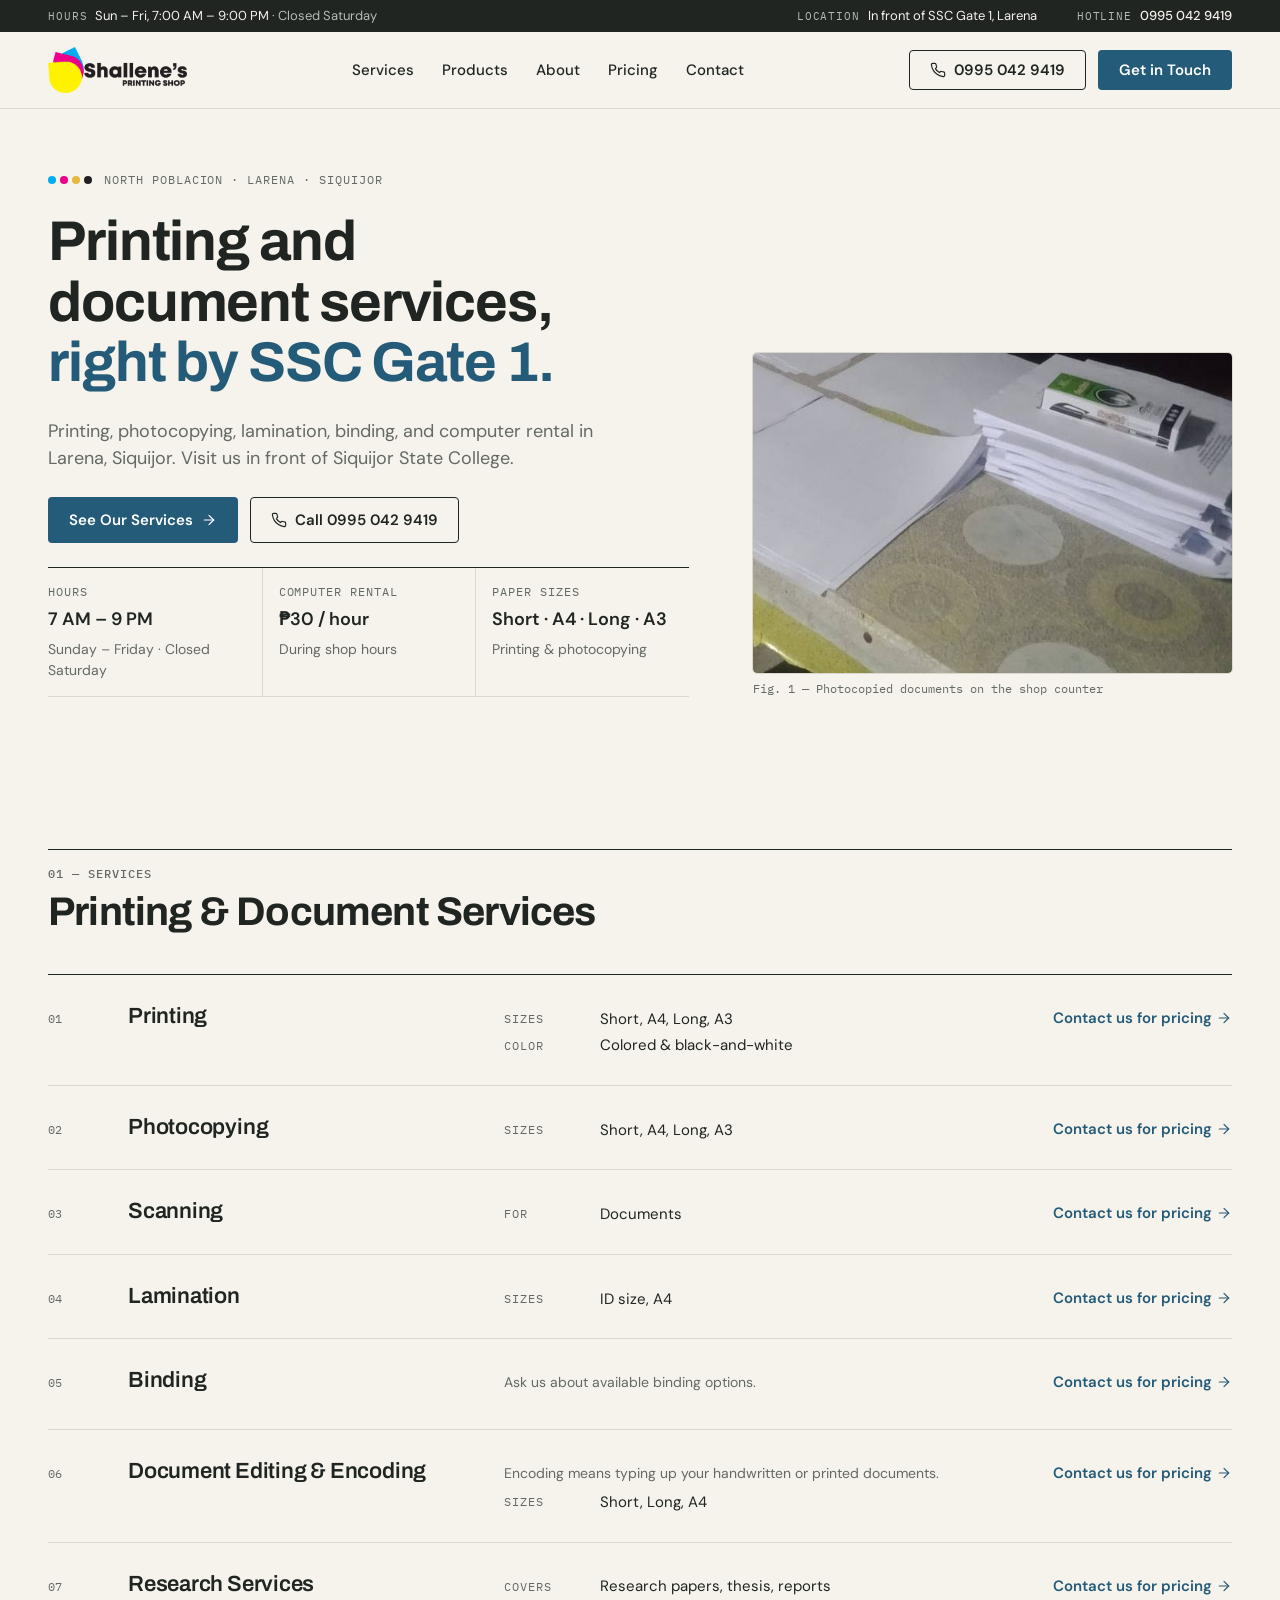
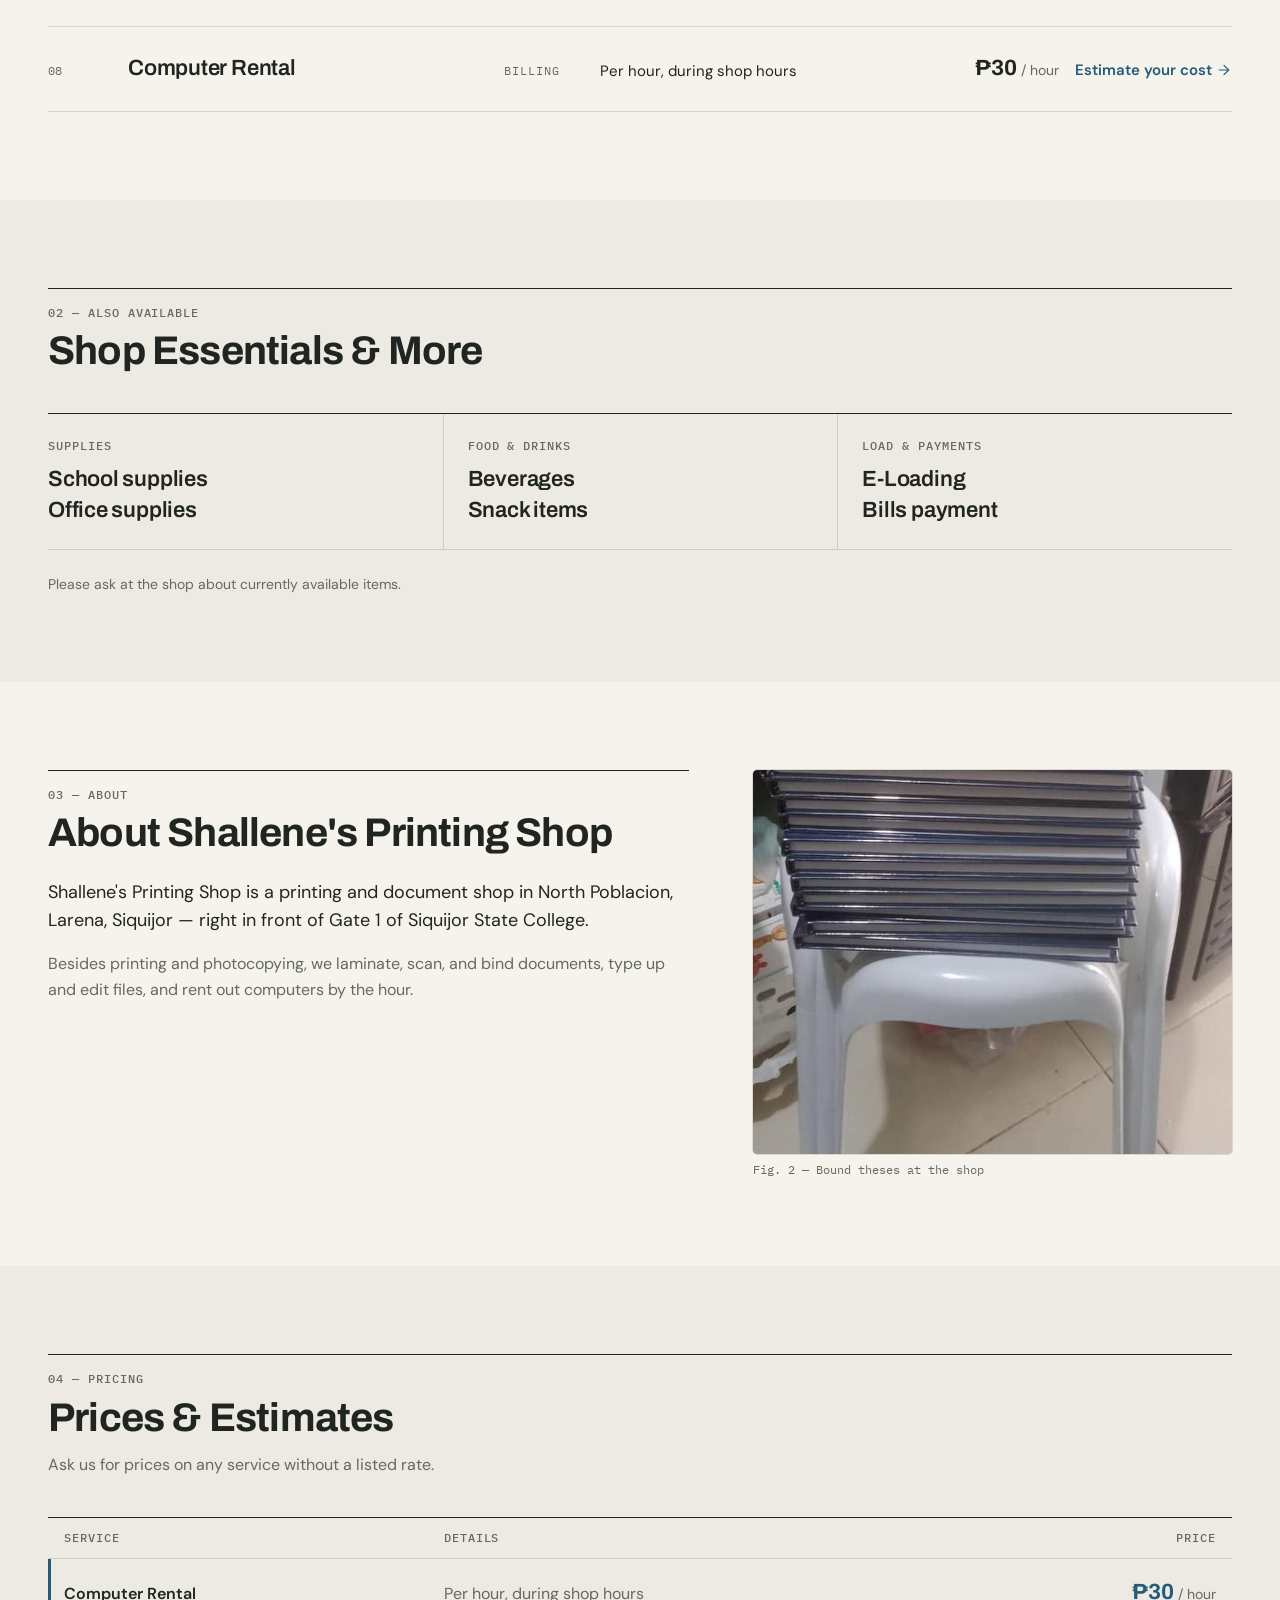
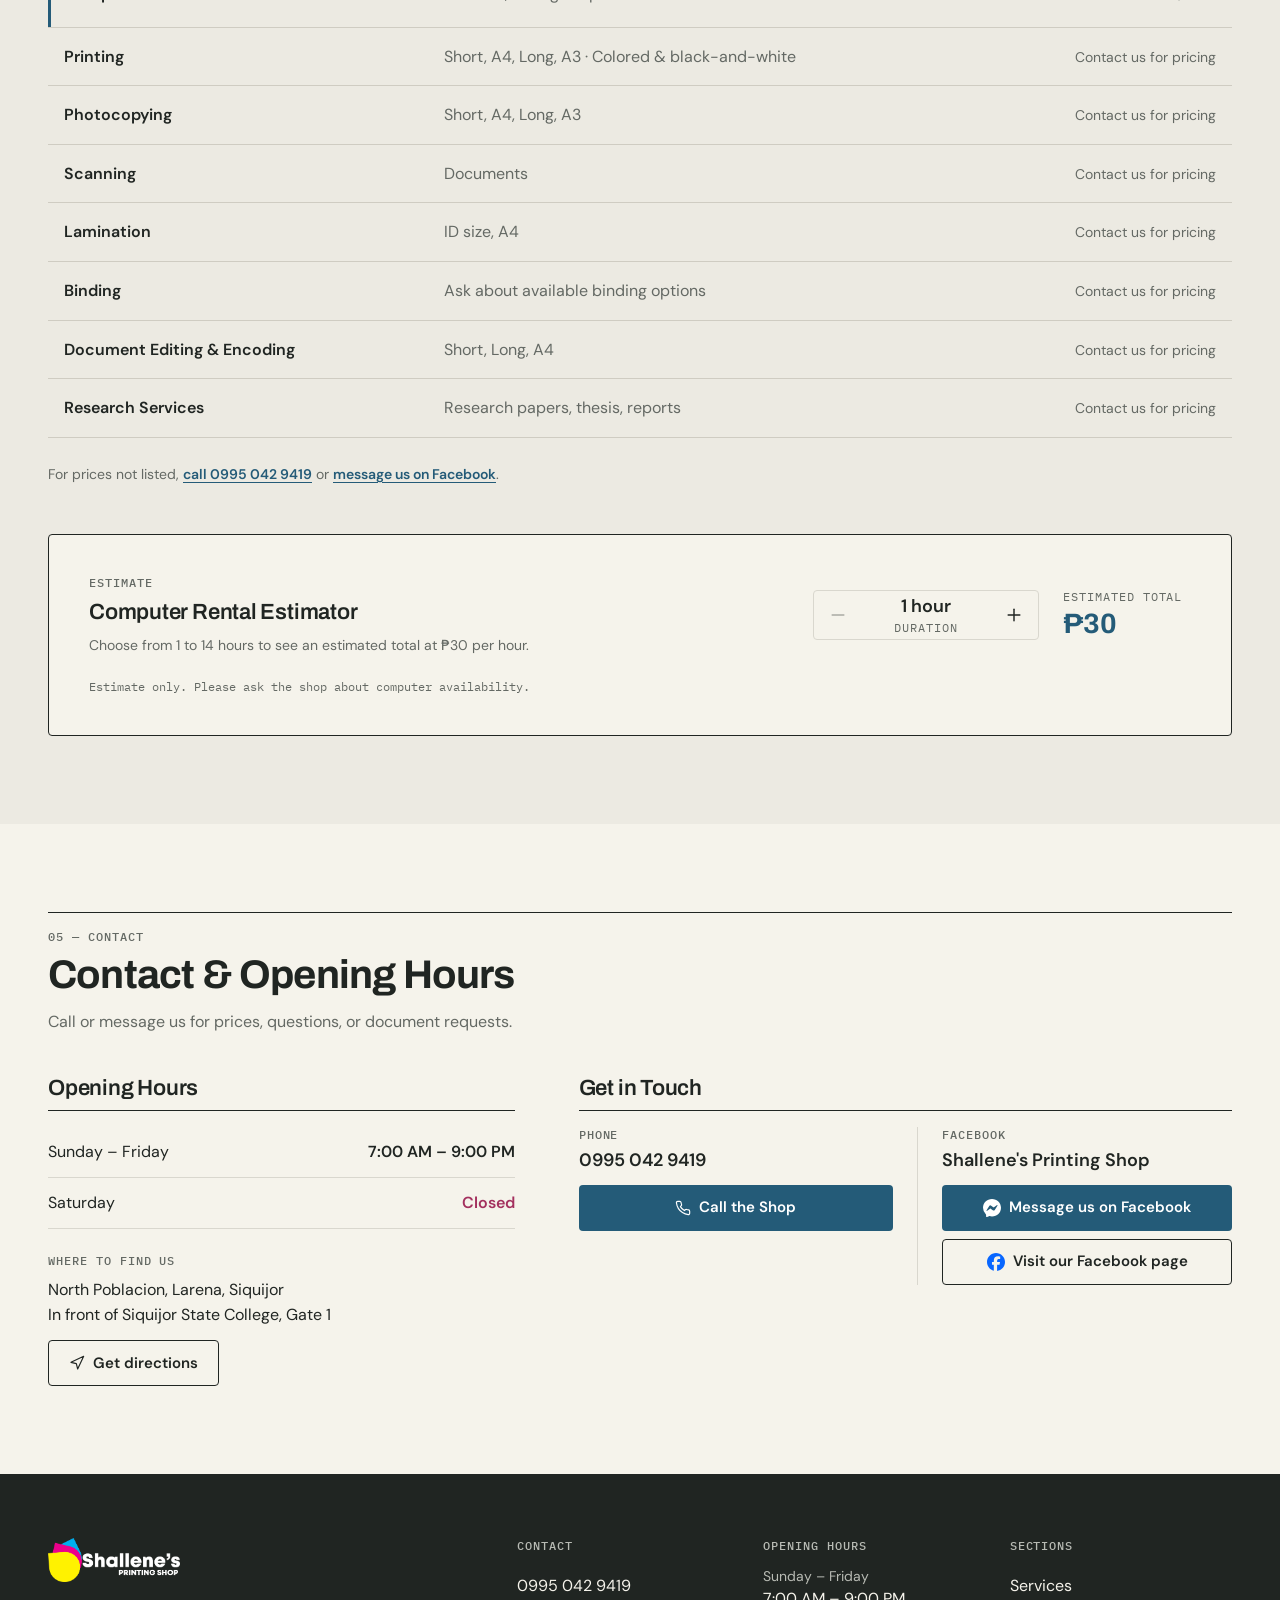
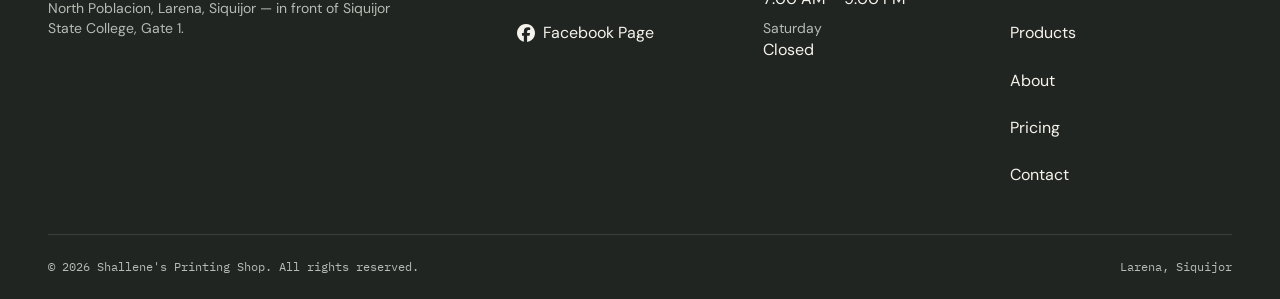
<file: index.html>
<!DOCTYPE html>
<html lang="en">
<head>
  <meta charset="UTF-8">
  <!-- viewport-fit=cover lets the bottom navigation respect the iPhone home bar -->
  <meta name="viewport" content="width=device-width, initial-scale=1.0, viewport-fit=cover">

  <!-- SEO -->
  <title>Shallene's Printing Shop | Printing &amp; Photocopying in Larena</title>
  <meta name="description" content="Printing, photocopying, lamination, scanning, binding &amp; computer rental in Larena, Siquijor, in front of Siquijor State College. Open Sun–Fri, 7 AM–9 PM.">

  <!-- Open Graph (how the page looks when shared on Facebook/Messenger) -->
  <meta property="og:type" content="website">
  <meta property="og:title" content="Shallene's Printing Shop">
  <meta property="og:description" content="Printing, photocopying, lamination, scanning, binding &amp; computer rental in Larena, Siquijor. Open Sunday to Friday, 7:00 AM – 9:00 PM.">
  <!-- Live address. If the website moves (e.g. a custom domain), update these three lines. -->
  <meta property="og:url" content="https://shincodez.github.io/Shallene-Printing-Shop/">
  <meta property="og:image" content="https://shincodez.github.io/Shallene-Printing-Shop/assets/images/logo/og-share.jpg">
  <link rel="canonical" href="https://shincodez.github.io/Shallene-Printing-Shop/">
  <meta property="og:image:width" content="1200">
  <meta property="og:image:height" content="630">
  <meta property="og:image:alt" content="Shallene's Printing Shop logo">
  <meta property="og:site_name" content="Shallene's Printing Shop">
  <meta name="twitter:card" content="summary_large_image">

  <!-- Browser-tab icon (made from logo-icon.png) -->
  <link rel="icon" type="image/png" href="assets/images/logo/favicon.png">
  <link rel="apple-touch-icon" href="assets/images/logo/favicon.png">

  <!-- Fonts (one request, only the weights used):
       Archivo 600/700 — headings · DM Sans 400/500/600 — text and buttons
       IBM Plex Mono 400/500 — small labels and numbers -->
  <link rel="preconnect" href="https://fonts.googleapis.com">
  <link rel="preconnect" href="https://fonts.gstatic.com" crossorigin>
  <link rel="stylesheet" href="https://fonts.googleapis.com/css2?family=Archivo:wght@600;700&family=DM+Sans:wght@400;500;600&family=IBM+Plex+Mono:wght@400;500&display=swap">

  <!-- Styles: variables first, then base styles, then screen-size adjustments -->
  <link rel="stylesheet" href="css/variables.css">
  <link rel="stylesheet" href="css/style.css">
  <link rel="stylesheet" href="css/responsive.css">
</head>
<body>
  <a class="skip-link" href="#main-content">Skip to main content</a>

  <!-- ==================================================================
       ICON SPRITE
       Icons from Lucide (https://lucide.dev), v0.460.0, ISC License.
       Each icon is defined once here, then reused anywhere with:
       <svg class="icon" aria-hidden="true"><use href="#icon-phone"></use></svg>
       To add an icon: copy its SVG contents from lucide.dev into a new <symbol>.
       ================================================================== -->
  <svg class="icon-sprite" aria-hidden="true" xmlns="http://www.w3.org/2000/svg">
    <symbol id="icon-menu" viewBox="0 0 24 24">
      <line x1="4" x2="20" y1="12" y2="12"></line>
      <line x1="4" x2="20" y1="6" y2="6"></line>
      <line x1="4" x2="20" y1="18" y2="18"></line>
    </symbol>
    <symbol id="icon-close" viewBox="0 0 24 24">
      <path d="M18 6 6 18"></path>
      <path d="m6 6 12 12"></path>
    </symbol>
    <symbol id="icon-phone" viewBox="0 0 24 24">
      <path d="M22 16.92v3a2 2 0 0 1-2.18 2 19.79 19.79 0 0 1-8.63-3.07 19.5 19.5 0 0 1-6-6 19.79 19.79 0 0 1-3.07-8.67A2 2 0 0 1 4.11 2h3a2 2 0 0 1 2 1.72 12.84 12.84 0 0 0 .7 2.81 2 2 0 0 1-.45 2.11L8.09 9.91a16 16 0 0 0 6 6l1.27-1.27a2 2 0 0 1 2.11-.45 12.84 12.84 0 0 0 2.81.7A2 2 0 0 1 22 16.92z"></path>
    </symbol>
    <symbol id="icon-home" viewBox="0 0 24 24">
      <path d="M15 21v-8a1 1 0 0 0-1-1h-4a1 1 0 0 0-1 1v8"></path>
      <path d="M3 10a2 2 0 0 1 .709-1.528l7-5.999a2 2 0 0 1 2.582 0l7 5.999A2 2 0 0 1 21 10v9a2 2 0 0 1-2 2H5a2 2 0 0 1-2-2z"></path>
    </symbol>
    <symbol id="icon-printer" viewBox="0 0 24 24">
      <path d="M6 18H4a2 2 0 0 1-2-2v-5a2 2 0 0 1 2-2h16a2 2 0 0 1 2 2v5a2 2 0 0 1-2 2h-2"></path>
      <path d="M6 9V3a1 1 0 0 1 1-1h10a1 1 0 0 1 1 1v6"></path>
      <rect x="6" y="14" width="12" height="8" rx="1"></rect>
    </symbol>
    <symbol id="icon-bag" viewBox="0 0 24 24">
      <path d="M6 2 3 6v14a2 2 0 0 0 2 2h14a2 2 0 0 0 2-2V6l-3-4Z"></path>
      <path d="M3 6h18"></path>
      <path d="M16 10a4 4 0 0 1-8 0"></path>
    </symbol>
    <symbol id="icon-tag" viewBox="0 0 24 24">
      <path d="M12.586 2.586A2 2 0 0 0 11.172 2H4a2 2 0 0 0-2 2v7.172a2 2 0 0 0 .586 1.414l8.704 8.704a2.426 2.426 0 0 0 3.42 0l6.58-6.58a2.426 2.426 0 0 0 0-3.42z"></path>
      <circle cx="7.5" cy="7.5" r=".5" fill="currentColor"></circle>
    </symbol>
    <symbol id="icon-message" viewBox="0 0 24 24">
      <path d="M21 15a2 2 0 0 1-2 2H7l-4 4V5a2 2 0 0 1 2-2h14a2 2 0 0 1 2 2z"></path>
    </symbol>
    <symbol id="icon-arrow-right" viewBox="0 0 24 24">
      <path d="M5 12h14"></path>
      <path d="m12 5 7 7-7 7"></path>
    </symbol>
    <symbol id="icon-minus" viewBox="0 0 24 24">
      <path d="M5 12h14"></path>
    </symbol>
    <symbol id="icon-plus" viewBox="0 0 24 24">
      <path d="M5 12h14"></path>
      <path d="M12 5v14"></path>
    </symbol>
    <!-- Brand logos below are from Simple Icons (simpleicons.org), v13.21.0, CC0.
         They are solid shapes, so use them with class="icon icon--brand". -->
    <symbol id="icon-facebook" viewBox="0 0 24 24">
      <path d="M9.101 23.691v-7.98H6.627v-3.667h2.474v-1.58c0-4.085 1.848-5.978 5.858-5.978.401 0 .955.042 1.468.103a8.68 8.68 0 0 1 1.141.195v3.325a8.623 8.623 0 0 0-.653-.036 26.805 26.805 0 0 0-.733-.009c-.707 0-1.259.096-1.675.309a1.686 1.686 0 0 0-.679.622c-.258.42-.374.995-.374 1.752v1.297h3.919l-.386 2.103-.287 1.564h-3.246v8.245C19.396 23.238 24 18.179 24 12.044c0-6.627-5.373-12-12-12s-12 5.373-12 12c0 5.628 3.874 10.35 9.101 11.647Z"></path>
    </symbol>
    <symbol id="icon-messenger" viewBox="0 0 24 24">
      <path d="M.001 11.639C.001 4.949 5.241 0 12.001 0S24 4.95 24 11.639c0 6.689-5.24 11.638-12 11.638-1.21 0-2.38-.16-3.47-.46a.96.96 0 00-.64.05l-2.39 1.05a.96.96 0 01-1.35-.85l-.07-2.14a.97.97 0 00-.32-.68A11.39 11.389 0 01.002 11.64zm8.32-2.19l-3.52 5.6c-.35.53.32 1.139.82.75l3.79-2.87c.26-.2.6-.2.87 0l2.8 2.1c.84.63 2.04.4 2.6-.48l3.52-5.6c.35-.53-.32-1.13-.82-.75l-3.79 2.87c-.25.2-.6.2-.86 0l-2.8-2.1a1.8 1.8 0 00-2.61.48z"></path>
    </symbol>
    <symbol id="icon-directions" viewBox="0 0 24 24">
      <polygon points="3 11 22 2 13 21 11 13 3 11"></polygon>
    </symbol>
  </svg>

  <!-- ==================================================================
       1. HEADER
       One header for all screen sizes:
       - Desktop (1024px+): info strip + logo + menu links + phone + "Get in Touch"
       - Phones/tablets: menu button + logo + call button + "current section" strip
       ================================================================== -->
  <header class="site-header">
    <!-- Desktop-only info strip -->
    <div class="top-strip">
      <div class="container top-strip__inner">
        <p class="top-strip__item">
          <span class="top-strip__label">Hours</span>
          <span>Sun – Fri, 7:00 AM – 9:00 PM <span class="top-strip__muted">· Closed Saturday</span></span>
        </p>
        <div class="top-strip__meta">
          <p class="top-strip__item">
            <span class="top-strip__label">Location</span>
            <span>In front of SSC Gate 1, Larena</span>
          </p>
          <p class="top-strip__item">
            <span class="top-strip__label">Hotline</span>
            <a class="top-strip__phone" href="tel:09950429419">0995 042 9419</a>
          </p>
        </div>
      </div>
    </div>

    <div class="container header-bar">
      <div class="header-bar__start">
        <!-- Opens the mobile menu (hidden on desktop) -->
        <button class="menu-toggle" type="button"
                aria-label="Open menu" aria-expanded="false" aria-controls="mobile-menu"
                data-menu-toggle>
          <svg class="icon icon--lg" aria-hidden="true"><use href="#icon-menu"></use></svg>
        </button>

        <a class="site-logo" href="#home">
          <img src="assets/images/logo/logo-primary-web.png" width="1641" height="545"
               alt="Shallene's Printing Shop — back to top">
        </a>
      </div>

      <!-- Desktop navigation -->
      <nav class="primary-nav" aria-label="Main">
        <a class="primary-nav__link" href="#services" data-nav-link>Services</a>
        <a class="primary-nav__link" href="#products" data-nav-link>Products</a>
        <a class="primary-nav__link" href="#about" data-nav-link>About</a>
        <a class="primary-nav__link" href="#pricing" data-nav-link>Pricing</a>
        <a class="primary-nav__link" href="#contact" data-nav-link>Contact</a>
      </nav>

      <div class="header-actions">
        <!-- Desktop -->
        <a class="button button--outline header-phone" href="tel:09950429419">
          <svg class="icon icon--sm" aria-hidden="true"><use href="#icon-phone"></use></svg>
          <span>0995 042 9419</span>
        </a>
        <a class="button button--primary header-cta" href="#contact">Get in Touch</a>

        <!-- Phones/tablets -->
        <a class="header-call" href="tel:09950429419" aria-label="Call the shop at 0995 042 9419">
          <svg class="icon icon--sm" aria-hidden="true"><use href="#icon-phone"></use></svg>
          <span class="header-call__text">Call Shop</span>
        </a>
      </div>
    </div>

    <!-- Phones/tablets: shows which section you are viewing (updated by navigation.js) -->
    <div class="header-subbar">
      <p class="header-subbar__section" data-current-section>Home</p>
      <span class="header-subbar__location">Larena</span>
    </div>
  </header>

  <!-- ==================================================================
       MOBILE MENU (slide-out drawer, phones/tablets only)
       Starts hidden. navigation.js opens and closes it.
       ================================================================== -->
  <div class="mobile-menu" id="mobile-menu" role="dialog" aria-modal="true" aria-label="Site menu" hidden>
    <div class="mobile-menu__panel">
      <div class="mobile-menu__top">
        <div class="mobile-menu__head">
          <img class="mobile-menu__logo" src="assets/images/logo/logo-primary-web.png"
               width="1641" height="545" alt="Shallene's Printing Shop">
          <button class="mobile-menu__close" type="button" aria-label="Close menu" data-menu-close>
            <svg class="icon icon--lg" aria-hidden="true"><use href="#icon-close"></use></svg>
          </button>
        </div>

        <hr class="mobile-menu__divider">

        <nav class="mobile-menu__nav" aria-label="Mobile">
          <a class="mobile-menu__link" href="#home" data-nav-link>
            <span class="mobile-menu__num" aria-hidden="true">00</span>Home
          </a>
          <a class="mobile-menu__link" href="#services" data-nav-link>
            <span class="mobile-menu__num" aria-hidden="true">01</span>Services
          </a>
          <a class="mobile-menu__link" href="#products" data-nav-link>
            <span class="mobile-menu__num" aria-hidden="true">02</span>Products
          </a>
          <a class="mobile-menu__link" href="#about" data-nav-link>
            <span class="mobile-menu__num" aria-hidden="true">03</span>About Us
          </a>
          <a class="mobile-menu__link" href="#pricing" data-nav-link>
            <span class="mobile-menu__num" aria-hidden="true">04</span>Pricing
          </a>
          <a class="mobile-menu__link" href="#contact" data-nav-link>
            <span class="mobile-menu__num" aria-hidden="true">05</span>Contact
          </a>
        </nav>
      </div>

      <div class="mobile-menu__bottom">
        <a class="button button--primary button--block" href="tel:09950429419">
          <svg class="icon" aria-hidden="true"><use href="#icon-phone"></use></svg>
          0995 042 9419
        </a>
        <p class="mobile-menu__note">Open Sunday – Friday • 7:00 AM – 9:00 PM</p>
      </div>
    </div>
  </div>

  <main id="main-content">
    <!-- ==================================================================
         2. HOME: hero + key facts
         Some text differs between phones and larger screens.
         "phone-only" and "tablet-up" (responsive.css) show the right version.
         ================================================================== -->
    <section id="home" class="home" data-nav-label="Home" aria-labelledby="hero-title">
      <div class="container hero">
        <div class="hero__content">
          <p class="hero__eyebrow">
            <span class="cmyk-dots" aria-hidden="true">
              <span></span><span></span><span></span><span></span>
            </span>
            North Poblacion · Larena · Siquijor
          </p>

          <h1 class="hero__title" id="hero-title">
            Printing and<br class="tablet-up"> document services,
            <span class="hero__title-accent">right by SSC Gate&nbsp;1.</span>
          </h1>

          <p class="hero__lead">
            Printing, photocopying, lamination, binding, and computer rental in
            Larena, Siquijor. Visit us in front of Siquijor State College.
          </p>

          <div class="hero__actions">
            <a class="button button--primary" href="#services">
              <span>See Our Services</span>
              <svg class="icon icon--sm" aria-hidden="true"><use href="#icon-arrow-right"></use></svg>
            </a>
            <a class="button button--outline" href="tel:09950429419">
              <svg class="icon icon--sm" aria-hidden="true"><use href="#icon-phone"></use></svg>
              <span>Call 0995 042 9419</span>
            </a>
          </div>

          <!-- Key facts (these act as the "featured services") -->
          <dl class="facts">
            <div class="facts__item">
              <dt class="facts__label">Hours</dt>
              <dd class="facts__value">7 AM – 9 PM</dd>
              <dd class="facts__note">Sunday – Friday · Closed Saturday</dd>
            </div>
            <div class="facts__item">
              <dt class="facts__label">Computer rental</dt>
              <dd class="facts__value"><span data-price="computer-rental">₱30</span> / hour</dd>
              <dd class="facts__note">During shop hours</dd>
            </div>
            <div class="facts__item">
              <dt class="facts__label">Paper sizes</dt>
              <dd class="facts__value">Short · A4 · Long · A3</dd>
              <dd class="facts__note">Printing &amp; photocopying</dd>
            </div>
          </dl>
        </div>

        <!-- Hero photo (from the shop's Facebook page, used with permission).
             To change it: put another photo in assets/images/ and update
             src, width, height, alt, and the caption below. -->
        <figure class="hero__media">
          <img class="hero__photo" src="assets/images/services/photocopying.jpg"
               width="1046" height="412"
               alt="Stacks of freshly photocopied documents on the counter at Shallene's Printing Shop">
          <figcaption class="caption">Fig. 1 — Photocopied documents on the shop counter</figcaption>
        </figure>
      </div>
    </section>

    <!-- ==================================================================
         3. SERVICES — a numbered list (not cards)
         Only confirmed services, sizes, and prices.
         "Contact us for pricing" items are marked with data-price="…" so
         they are easy to find when the owner provides a price list.
         ================================================================== -->
    <section id="services" class="section services" data-nav-label="Services" aria-labelledby="services-title">
      <div class="container">
        <header class="section-header">
          <span class="eyebrow">01 — Services</span>
          <h2 id="services-title">Printing &amp; Document Services</h2>
        </header>

        <ol class="service-list">
          <li class="service-row">
            <span class="service-row__num" aria-hidden="true">01</span>
            <h3 class="service-row__name">Printing</h3>
            <div class="service-row__details">
              <dl class="service-row__specs">
                <div><dt>Sizes</dt><dd>Short, A4, Long, A3</dd></div>
                <div><dt>Color</dt><dd>Colored &amp; black-and-white</dd></div>
              </dl>
            </div>
            <div class="service-row__action">
              <a class="service-row__link" href="#contact">
                <span data-price="printing">Contact us for pricing</span>
                <svg class="icon icon--sm" aria-hidden="true"><use href="#icon-arrow-right"></use></svg>
              </a>
            </div>
          </li>
          <li class="service-row">
            <span class="service-row__num" aria-hidden="true">02</span>
            <h3 class="service-row__name">Photocopying</h3>
            <div class="service-row__details">
              <dl class="service-row__specs">
                <div><dt>Sizes</dt><dd>Short, A4, Long, A3</dd></div>
              </dl>
            </div>
            <div class="service-row__action">
              <a class="service-row__link" href="#contact">
                <span data-price="photocopying">Contact us for pricing</span>
                <svg class="icon icon--sm" aria-hidden="true"><use href="#icon-arrow-right"></use></svg>
              </a>
            </div>
          </li>
          <li class="service-row">
            <span class="service-row__num" aria-hidden="true">03</span>
            <h3 class="service-row__name">Scanning</h3>
            <div class="service-row__details">
              <dl class="service-row__specs">
                <div><dt>For</dt><dd>Documents</dd></div>
              </dl>
            </div>
            <div class="service-row__action">
              <a class="service-row__link" href="#contact">
                <span data-price="scanning">Contact us for pricing</span>
                <svg class="icon icon--sm" aria-hidden="true"><use href="#icon-arrow-right"></use></svg>
              </a>
            </div>
          </li>
          <li class="service-row">
            <span class="service-row__num" aria-hidden="true">04</span>
            <h3 class="service-row__name">Lamination</h3>
            <div class="service-row__details">
              <dl class="service-row__specs">
                <div><dt>Sizes</dt><dd>ID size, A4</dd></div>
              </dl>
            </div>
            <div class="service-row__action">
              <a class="service-row__link" href="#contact">
                <span data-price="lamination">Contact us for pricing</span>
                <svg class="icon icon--sm" aria-hidden="true"><use href="#icon-arrow-right"></use></svg>
              </a>
            </div>
          </li>
          <li class="service-row">
            <span class="service-row__num" aria-hidden="true">05</span>
            <h3 class="service-row__name">Binding</h3>
            <div class="service-row__details">
              <p class="service-row__note">Ask us about available binding options.</p>
            </div>
            <div class="service-row__action">
              <a class="service-row__link" href="#contact">
                <span data-price="binding">Contact us for pricing</span>
                <svg class="icon icon--sm" aria-hidden="true"><use href="#icon-arrow-right"></use></svg>
              </a>
            </div>
          </li>
          <li class="service-row">
            <span class="service-row__num" aria-hidden="true">06</span>
            <h3 class="service-row__name">Document Editing &amp; Encoding</h3>
            <div class="service-row__details">
              <p class="service-row__note">Encoding means typing up your handwritten or printed documents.</p>
              <dl class="service-row__specs">
                <div><dt>Sizes</dt><dd>Short, Long, A4</dd></div>
              </dl>
            </div>
            <div class="service-row__action">
              <a class="service-row__link" href="#contact">
                <span data-price="editing-encoding">Contact us for pricing</span>
                <svg class="icon icon--sm" aria-hidden="true"><use href="#icon-arrow-right"></use></svg>
              </a>
            </div>
          </li>
          <li class="service-row">
            <span class="service-row__num" aria-hidden="true">07</span>
            <h3 class="service-row__name">Research Services</h3>
            <div class="service-row__details">
              <dl class="service-row__specs">
                <div><dt>Covers</dt><dd>Research papers, thesis, reports</dd></div>
              </dl>
            </div>
            <div class="service-row__action">
              <a class="service-row__link" href="#contact">
                <span data-price="research">Contact us for pricing</span>
                <svg class="icon icon--sm" aria-hidden="true"><use href="#icon-arrow-right"></use></svg>
              </a>
            </div>
          </li>
          <li class="service-row">
            <span class="service-row__num" aria-hidden="true">08</span>
            <h3 class="service-row__name">Computer Rental</h3>
            <div class="service-row__details">
              <dl class="service-row__specs">
                <div><dt>Billing</dt><dd>Per hour, during shop hours</dd></div>
              </dl>
            </div>
            <div class="service-row__action">
              <p class="service-row__price"><span data-price="computer-rental">₱30</span> <span class="service-row__unit">/ hour</span></p>
              <a class="service-row__link" href="#rental-estimator">
                <span>Estimate your cost</span>
                <svg class="icon icon--sm" aria-hidden="true"><use href="#icon-arrow-right"></use></svg>
              </a>
            </div>
          </li>
        </ol>
      </div>
    </section>

    <!-- ==================================================================
         4. PRODUCTS — grouped lists
         Categories only — no specific brands, items, stock, or prices.
         ================================================================== -->
    <section id="products" class="section products" data-nav-label="Products" aria-labelledby="products-title">
      <div class="container">
        <header class="section-header">
          <span class="eyebrow">02 — Also Available</span>
          <h2 id="products-title">Shop Essentials &amp; More</h2>
        </header>

        <div class="product-groups">
          <div class="product-group">
            <h3 class="product-group__title">Supplies</h3>
            <ul class="product-group__list">
              <li>School supplies</li>
              <li>Office supplies</li>
            </ul>
          </div>
          <div class="product-group">
            <h3 class="product-group__title">Food &amp; Drinks</h3>
            <ul class="product-group__list">
              <li>Beverages</li>
              <li>Snack items</li>
            </ul>
          </div>
          <div class="product-group">
            <h3 class="product-group__title">Load &amp; Payments</h3>
            <ul class="product-group__list">
              <li>E-Loading</li>
              <li>Bills payment</li>
            </ul>
          </div>
        </div>

        <p class="products__note">Please ask at the shop about currently available items.</p>
      </div>
    </section>

    <!-- ==================================================================
         5. ABOUT
         Short factual text + a real photo.
         ================================================================== -->
    <section id="about" class="section about" data-nav-label="About" aria-labelledby="about-title">
      <div class="container about__layout">
        <div class="about__body">
          <header class="section-header">
            <span class="eyebrow">03 — About</span>
            <h2 id="about-title">About Shallene's Printing Shop</h2>
          </header>

          <!-- Facts only for now. When the owner shares a short story (how long
               the shop has been open, who runs it), add it as another paragraph. -->
          <p class="about__lead">
            Shallene's Printing Shop is a printing and document shop in North Poblacion,
            Larena, Siquijor — right in front of Gate 1 of Siquijor State College.
          </p>
          <p class="about__text">
            Besides printing and photocopying, we laminate, scan, and bind documents,
            type up and edit files, and rent out computers by the hour.
          </p>
        </div>

        <!-- Photo from the shop's Facebook page (used with permission; the name on
             the top cover is blurred). To change it, update src, width, height,
             alt, and the caption below. -->
        <figure class="about__photo">
          <img src="assets/images/services/thesis-binding-stack.jpg" width="640" height="1352"
               alt="A stack of bound theses at Shallene's Printing Shop">
          <figcaption class="caption">Fig. 2 — Bound theses at the shop</figcaption>
        </figure>
      </div>
    </section>

    <!-- ==================================================================
         6. PRICING
         Price list (table) + computer rental estimator.
         The computer rental estimator lives here so "Pricing" in the menu,
         and "Estimate your cost" on the Computer Rental row, both lead to it.
         data-rate is the price per hour used by js/main.js.
         If the rental price changes, update data-rate AND every
         data-price="computer-rental" on this page.
         ================================================================== -->
    <section id="pricing" class="section pricing" data-nav-label="Pricing" aria-labelledby="pricing-title">
      <div class="container">
        <header class="section-header">
          <span class="eyebrow">04 — Pricing</span>
          <h2 id="pricing-title">Prices &amp; Estimates</h2>
          <p class="section-header__text">Ask us for prices on any service without a listed rate.</p>
        </header>

        <!-- Price list
             To add a price when the owner provides it: find the service's
             data-price="…" text below and replace it with the price, e.g.
             <span class="price-table__amount" data-price="printing">₱5</span> per page -->
        <table class="price-table">
          <caption class="visually-hidden">Service prices</caption>
          <thead>
            <tr>
              <th scope="col">Service</th>
              <th scope="col">Details</th>
              <th scope="col">Price</th>
            </tr>
          </thead>
          <tbody>
            <tr class="price-table__row--fixed">
              <th scope="row" class="price-table__service">Computer Rental</th>
              <td class="price-table__details">Per hour, during shop hours</td>
              <td class="price-table__price">
                <span class="price-table__amount" data-price="computer-rental">₱30</span>
                <span class="price-table__unit">/ hour</span>
              </td>
            </tr>
              <tr>
                <th scope="row" class="price-table__service">Printing</th>
                <td class="price-table__details">Short, A4, Long, A3 · Colored &amp; black-and-white</td>
                <td class="price-table__price"><span class="price-table__ask" data-price="printing">Contact us for pricing</span></td>
              </tr>
              <tr>
                <th scope="row" class="price-table__service">Photocopying</th>
                <td class="price-table__details">Short, A4, Long, A3</td>
                <td class="price-table__price"><span class="price-table__ask" data-price="photocopying">Contact us for pricing</span></td>
              </tr>
              <tr>
                <th scope="row" class="price-table__service">Scanning</th>
                <td class="price-table__details">Documents</td>
                <td class="price-table__price"><span class="price-table__ask" data-price="scanning">Contact us for pricing</span></td>
              </tr>
              <tr>
                <th scope="row" class="price-table__service">Lamination</th>
                <td class="price-table__details">ID size, A4</td>
                <td class="price-table__price"><span class="price-table__ask" data-price="lamination">Contact us for pricing</span></td>
              </tr>
              <tr>
                <th scope="row" class="price-table__service">Binding</th>
                <td class="price-table__details">Ask about available binding options</td>
                <td class="price-table__price"><span class="price-table__ask" data-price="binding">Contact us for pricing</span></td>
              </tr>
              <tr>
                <th scope="row" class="price-table__service">Document Editing &amp; Encoding</th>
                <td class="price-table__details">Short, Long, A4</td>
                <td class="price-table__price"><span class="price-table__ask" data-price="editing-encoding">Contact us for pricing</span></td>
              </tr>
              <tr>
                <th scope="row" class="price-table__service">Research Services</th>
                <td class="price-table__details">Research papers, thesis, reports</td>
                <td class="price-table__price"><span class="price-table__ask" data-price="research">Contact us for pricing</span></td>
              </tr>
          </tbody>
        </table>

        <p class="pricing__note">
          For prices not listed, <a href="tel:09950429419">call 0995 042 9419</a> or
          <a href="https://m.me/shalenecover" target="_blank" rel="noopener noreferrer">message us on Facebook</a>.
        </p>

        <!-- Computer rental estimator (js/main.js) -->
        <div class="rental" id="rental-estimator" data-rental-calculator data-rate="30">
          <div class="rental__intro">
            <span class="eyebrow">Estimate</span>
            <h3 class="rental__title" id="rental-title">Computer Rental Estimator</h3>
            <p class="rental__text">Choose from 1 to 14 hours to see an estimated total at <span data-price="computer-rental">₱30</span> per hour.</p>
          </div>

          <div class="rental__controls">
            <div class="rental__stepper">
              <button class="rental__step" type="button" aria-label="Remove one hour" data-rental-decrease>
                <svg class="icon" aria-hidden="true"><use href="#icon-minus"></use></svg>
              </button>
              <div class="rental__hours">
                <output class="rental__hours-value" data-rental-hours aria-live="polite">1 hour</output>
                <span class="rental__label">Duration</span>
              </div>
              <button class="rental__step" type="button" aria-label="Add one hour" data-rental-increase>
                <svg class="icon" aria-hidden="true"><use href="#icon-plus"></use></svg>
              </button>
            </div>

            <div class="rental__total">
              <span class="rental__label">Estimated total</span>
              <output class="rental__total-value" data-rental-total aria-live="polite">₱30</output>
            </div>
          </div>

          <p class="rental__note">
            Estimate only. Please ask the shop about computer availability.
          </p>
        </div>
      </div>
    </section>

    <!-- ==================================================================
         7. CONTACT
         Phone: tel:09950429419 · Facebook page: facebook.com/shalenecover
         Messenger: m.me/shalenecover · Directions: opens the shop's own
         Google Maps listing (plus code 6HXR+Q5Q, Larena, Siquijor).
         ================================================================== -->
    <section id="contact" class="section contact" data-nav-label="Contact" aria-labelledby="contact-title">
      <div class="container">
        <header class="section-header">
          <span class="eyebrow">05 — Contact</span>
          <h2 id="contact-title">Contact &amp; Opening Hours</h2>
          <p class="section-header__text">Call or message us for prices, questions, or document requests.</p>
        </header>

        <div class="contact__grid">
          <!-- Opening hours + location -->
          <div class="contact-block">
            <h3 class="contact-block__title">Opening Hours</h3>

            <ul class="hours">
              <li class="hours__row">
                <span class="hours__day">Sunday – Friday</span>
                <span class="hours__time">7:00 AM – 9:00 PM</span>
              </li>
              <li class="hours__row hours__row--closed">
                <span class="hours__day">Saturday</span>
                <span class="hours__time">Closed</span>
              </li>
            </ul>

            <div class="location">
              <span class="eyebrow">Where to find us</span>
              <address class="location__address">
                North Poblacion, Larena, Siquijor<br>
                In front of Siquijor State College, Gate 1
              </address>
              <a class="button button--outline location__button" href="https://www.google.com/maps/search/?api=1&amp;query=Shallene%27s+Printing+Shop%2C+Larena%2C+Siquijor" target="_blank" rel="noopener noreferrer">
                <svg class="icon icon--sm" aria-hidden="true"><use href="#icon-directions"></use></svg>
                <span>Get directions</span>
                <span class="visually-hidden">(opens Google Maps in a new tab)</span>
              </a>
            </div>
          </div>

          <!-- Phone + Facebook -->
          <div class="contact-block">
            <h3 class="contact-block__title">Get in Touch</h3>

            <div class="channels">
              <div class="channel">
                <span class="eyebrow">Phone</span>
                <p class="channel__value">0995 042 9419</p>
                <a class="button button--primary button--block" href="tel:09950429419">
                  <svg class="icon icon--sm" aria-hidden="true"><use href="#icon-phone"></use></svg>
                  <span>Call the Shop</span>
                </a>
              </div>

              <div class="channel">
                <span class="eyebrow">Facebook</span>
                <p class="channel__value">Shallene's Printing Shop</p>
                <div class="channel__buttons">
                  <a class="button button--primary button--block" href="https://m.me/shalenecover" target="_blank" rel="noopener noreferrer">
                    <svg class="icon icon--sm icon--brand" aria-hidden="true"><use href="#icon-messenger"></use></svg>
                    <span>Message us on Facebook</span>
                    <span class="visually-hidden">(opens Messenger in a new tab)</span>
                  </a>
                  <a class="button button--outline button--block" href="https://www.facebook.com/shalenecover" target="_blank" rel="noopener noreferrer">
                    <svg class="icon icon--sm icon--brand icon--facebook" aria-hidden="true"><use href="#icon-facebook"></use></svg>
                    <span>Visit our Facebook page</span>
                    <span class="visually-hidden">(opens in a new tab)</span>
                  </a>
                </div>
              </div>
            </div>
          </div>
        </div>
      </div>
    </section>
  </main>

  <!-- ==================================================================
       8. FOOTER (ink background)
       Uses the official logo version made for dark backgrounds.
       ================================================================== -->
  <footer class="site-footer">
    <div class="container">
      <div class="footer__columns">
        <div class="footer__brand">
          <img class="footer__logo" src="assets/images/logo/logo-dark-transparent-web.png" width="1641" height="545"
               alt="Shallene's Printing Shop">
          <p class="footer__text">
            North Poblacion, Larena, Siquijor —
            in front of Siquijor State College, Gate 1.
          </p>
        </div>

        <div class="footer__group">
          <h2 class="footer__heading">Contact</h2>
          <ul class="footer__list">
            <li><a href="tel:09950429419">0995 042 9419</a></li>
            <li>
              <a class="footer__fb" href="https://www.facebook.com/shalenecover" target="_blank" rel="noopener noreferrer">
                <svg class="icon icon--sm icon--brand" aria-hidden="true"><use href="#icon-facebook"></use></svg>
                Facebook Page
              </a>
            </li>
          </ul>
        </div>

        <div class="footer__group">
          <h2 class="footer__heading">Opening Hours</h2>
          <ul class="footer__list">
            <li>Sunday – Friday<br><span class="footer__strong">7:00 AM – 9:00 PM</span></li>
            <li>Saturday<br><span class="footer__strong">Closed</span></li>
          </ul>
        </div>

        <nav class="footer__group tablet-up" aria-label="Footer">
          <h2 class="footer__heading">Sections</h2>
          <ul class="footer__list">
            <li><a href="#services">Services</a></li>
            <li><a href="#products">Products</a></li>
            <li><a href="#about">About</a></li>
            <li><a href="#pricing">Pricing</a></li>
            <li><a href="#contact">Contact</a></li>
          </ul>
        </nav>
      </div>

      <div class="footer__bottom">
        <p>&copy; <span data-current-year></span> Shallene's Printing Shop. All rights reserved.</p>
        <p>Larena, Siquijor</p>
      </div>
    </div>
  </footer>

  <!-- ==================================================================
       BOTTOM NAVIGATION (phones/tablets only)
       The page has matching bottom padding (see "Page layout" in style.css)
       so this bar never covers content.
       ================================================================== -->
  <nav class="bottom-nav" aria-label="Quick links">
    <div class="bottom-nav__list">
      <a class="bottom-nav__link" href="#home" data-nav-link>
        <svg class="icon" aria-hidden="true"><use href="#icon-home"></use></svg>
        <span>Home</span>
      </a>
      <a class="bottom-nav__link" href="#services" data-nav-link>
        <svg class="icon" aria-hidden="true"><use href="#icon-printer"></use></svg>
        <span>Services</span>
      </a>
      <a class="bottom-nav__link" href="#products" data-nav-link>
        <svg class="icon" aria-hidden="true"><use href="#icon-bag"></use></svg>
        <span>Products</span>
      </a>
      <a class="bottom-nav__link" href="#pricing" data-nav-link>
        <svg class="icon" aria-hidden="true"><use href="#icon-tag"></use></svg>
        <span>Pricing</span>
      </a>
      <a class="bottom-nav__link" href="#contact" data-nav-link>
        <svg class="icon" aria-hidden="true"><use href="#icon-message"></use></svg>
        <span>Contact</span>
      </a>
    </div>
  </nav>

  <!-- Scripts: navigation.js must load before main.js -->
  <script src="js/navigation.js"></script>
  <script src="js/main.js"></script>
</body>
</html>
</file>
<file: css/variables.css>
/* ==========================================================================
   variables.css — Design tokens
   --------------------------------------------------------------------------
   Visual identity: "Editorial Print Studio" (approved 2026-11-19).
   Warm paper background, ink-black type, one working blue, and the logo's
   magenta and yellow used only as small accents.

   Every color, font, size, and spacing value used on the site lives here.
   To change the look of the whole website, edit a value in this file.
   ========================================================================== */

:root {
  /* ---------- Core palette ---------- */
  --color-paper: #f5f3eb;     /* page background */
  --color-ink: #202522;       /* headings and main text */
  --color-blue: #245b78;      /* buttons, links, interactive elements */
  --color-blue-dark: #1b465d; /* button hover */
  --color-blue-tint: #e2eaee; /* light blue background (active states) */
  --color-muted: #646964;     /* secondary text. The brief suggested #6F746F;
                                 darkened slightly so small text passes the
                                 4.5:1 contrast guideline on paper and surface. */
  --color-border: #d9d7ce;    /* dividers and outlines */
  --color-surface: #eceae2;   /* alternate section backgrounds */
  --color-white: #ffffff;

  /* Accents — small decorative touches only, never body text */
  --color-magenta: #d94b83;
  --color-yellow: #e7b83f;
  /* Readable magenta for short text such as "Closed" */
  --color-magenta-text: #a3305e;

  /* Footer / top strip (ink background) */
  --color-on-ink: #f5f3eb;
  --color-on-ink-muted: #b8bbb4;
  --color-ink-line: #3a403c;

  /* ---------- Official logo colors (do not change) ----------
     Used only for the small CMYK dots in the hero label. */
  --color-logo-cyan: #00aeef;
  --color-logo-magenta: #ec008c;
  --color-logo-yellow: #fff200;
  --color-logo-charcoal: #231f20;

  /* Official Facebook blue (Facebook logo only) */
  --color-facebook: #0866ff;

  /* ---------- Typography ---------- */
  --font-heading: "Archivo", "Helvetica Neue", Arial, sans-serif;  /* headings */
  --font-body: "DM Sans", "Segoe UI", Arial, sans-serif;             /* text, UI */
  --font-mono: "IBM Plex Mono", Consolas, "Courier New", monospace;  /* labels */

  --font-weight-regular: 400;
  --font-weight-medium: 500;
  --font-weight-semibold: 600;
  --font-weight-bold: 700;

  /* Type scale — phone sizes first; responsive.css enlarges some on desktop */
  --text-hero: 2.375rem;        /* 38px phones → 56px desktop */
  --text-hero-line: 1.08;
  --text-h2: 1.875rem;          /* 30px phones → 40px desktop */
  --text-h2-line: 1.1;
  --text-h3: 1.25rem;           /* 20px phones → 22px desktop */
  --text-h3-line: 1.25;
  --text-lead: 1.125rem;        /* 18px intro paragraphs */
  --text-lead-line: 1.55;
  --text-body: 1rem;            /* 16px body text */
  --text-body-line: 1.6;
  --text-small: 0.875rem;       /* 14px secondary text */
  --text-small-line: 1.45;
  --text-label: 0.75rem;        /* 12px mono labels */
  --text-label-line: 1.35;
  --tracking-label: 0.08em;     /* letter spacing for uppercase mono labels */

  /* ---------- Spacing scale (multiples of 4px) ---------- */
  --space-xs: 0.25rem;   /* 4px */
  --space-sm: 0.5rem;    /* 8px */
  --space-md: 1rem;      /* 16px */
  --space-lg: 1.5rem;    /* 24px */
  --space-xl: 2.5rem;    /* 40px */
  --space-2xl: 4rem;     /* 64px */

  --gutter: 1.5rem;                 /* gap between columns (24px) */
  --section-space: 3.5rem;          /* 56px phones → 72px tablet → 88px desktop */

  /* ---------- Layout ---------- */
  --container-max-width: 1280px;
  --page-margin: 1.25rem;           /* 20px phones */
  --page-margin-tablet: 2rem;       /* 32px */
  --page-margin-desktop: 3rem;      /* 48px */

  /* Fixed header and bottom navigation sizes.
     The page is padded by these amounts so nothing hides underneath them. */
  --top-strip-height: 32px;         /* desktop info strip */
  --header-bar-height: 64px;        /* phone header bar */
  --header-bar-height-desktop: 76px;
  --header-subbar-height: 28px;     /* phone "current section" strip */
  --bottom-nav-height: 64px;        /* phone bottom navigation */

  /* ---------- Shape ---------- */
  --radius: 4px;
  --radius-lg: 6px;
  --radius-round: 999px;

  /* ---------- Lines (used instead of shadows) ---------- */
  --line: 1px solid var(--color-border);
  --line-strong: 1px solid var(--color-ink);

  /* ---------- Motion ---------- */
  --transition-fast: 150ms ease;
}
</file>
<file: css/style.css>
/* ==========================================================================
   style.css — Base styles, components, and page sections
   --------------------------------------------------------------------------
   Visual identity: "Editorial Print Studio" — paper background, ink type,
   thin rules instead of shadows, numbered lists instead of repeated cards.
   Fonts: Archivo (headings), DM Sans (text/UI), IBM Plex Mono (labels).

   Written "mobile first": these rules target phones. Wider screens are
   adjusted in responsive.css.

   Contents
     1. Reset
     2. Page layout (fixed header + bottom nav spacing)
     3. Typography
     4. Utilities
     5. Icons
     6. Components (buttons, labels, captions, dots)
     7. Header
     8. Mobile menu (slide-out drawer)
     9. Bottom navigation (phones and tablets)
    10. Sections
        10a. Section header   10b. Hero        10c. Services
        10d. Products         10e. About       10f. Pricing + estimator
        10g. Contact
    11. Footer
   ========================================================================== */


/* ---------- 1. Reset ---------- */
*,
*::before,
*::after {
  box-sizing: border-box;
}

body,
h1,
h2,
h3,
h4,
p,
ul,
ol,
dl,
dd,
figure {
  margin: 0;
}

/* :where() gives this reset zero priority, so a component's own padding
   always wins over it. */
:where(ul[class], ol[class]) {
  padding: 0;
  list-style: none;
}

img {
  display: block;
  max-width: 100%;
  height: auto;
}

button {
  font: inherit;
  color: inherit;
  background: none;
  border: 0;
  padding: 0;
  cursor: pointer;
}


/* ---------- 2. Page layout ---------- */
:root {
  /* Fixed header height on phones/tablets: bar (64px) + section strip (28px).
     responsive.css changes this for desktop. */
  --header-height: calc(var(--header-bar-height) + var(--header-subbar-height));

  /* Space kept free at the bottom of the page for the bottom navigation.
     env(safe-area-inset-bottom) adds room for the iPhone home bar. */
  --bottom-nav-space: calc(var(--bottom-nav-height) + env(safe-area-inset-bottom, 0px));
}

html {
  scroll-behavior: smooth;
  /* When a nav link jumps to a section, stop below the fixed header. */
  scroll-padding-top: calc(var(--header-height) + var(--space-md));
}

body {
  /* Push the page down/up so the fixed header and bottom nav never cover content. */
  padding-top: var(--header-height);
  padding-bottom: var(--bottom-nav-space);

  font-family: var(--font-body);
  font-size: var(--text-body);
  line-height: var(--text-body-line);
  color: var(--color-ink);
  background-color: var(--color-paper);
  -webkit-font-smoothing: antialiased;
  overflow-x: hidden;
}

/* While the mobile menu is open, stop the page behind it from scrolling. */
body.is-menu-open {
  overflow: hidden;
}


/* ---------- 3. Typography ---------- */
h1,
h2,
h3 {
  font-family: var(--font-heading);
  font-weight: var(--font-weight-bold);
  color: var(--color-ink);
  letter-spacing: -0.02em;
}

h1 {
  font-size: var(--text-hero);
  line-height: var(--text-hero-line);
}

h2 {
  font-size: var(--text-h2);
  line-height: var(--text-h2-line);
}

h3 {
  font-size: var(--text-h3);
  line-height: var(--text-h3-line);
  font-weight: var(--font-weight-semibold);
  letter-spacing: -0.01em;
}

a {
  color: var(--color-blue);
  text-underline-offset: 3px;
}

:focus-visible {
  outline: 2px solid var(--color-blue);
  outline-offset: 3px;
}

::selection {
  background: var(--color-yellow);
  color: var(--color-ink);
}


/* ---------- 4. Utilities ---------- */
.container {
  width: 100%;
  max-width: var(--container-max-width);
  margin-inline: auto;
  padding-inline: var(--page-margin);
}

.visually-hidden {
  position: absolute;
  width: 1px;
  height: 1px;
  padding: 0;
  margin: -1px;
  overflow: hidden;
  clip: rect(0, 0, 0, 0);
  white-space: nowrap;
  border: 0;
}

.skip-link {
  position: fixed;
  top: var(--space-sm);
  left: var(--space-sm);
  z-index: 100;
  padding: var(--space-sm) var(--space-md);
  background: var(--color-ink);
  color: var(--color-on-ink);
  border-radius: var(--radius);
  transform: translateY(-200%);
}

.skip-link:focus {
  transform: translateY(0);
}


/* ---------- 5. Icons ---------- */
/* Icons are drawn once in the SVG "sprite" at the top of index.html and
   reused with <svg class="icon"><use href="#icon-name"></use></svg>. */
.icon-sprite {
  position: absolute;
  width: 0;
  height: 0;
  overflow: hidden;
}

.icon {
  flex-shrink: 0;
  width: 1.25rem;
  height: 1.25rem;
  fill: none;
  stroke: currentColor;
  stroke-width: 1.75;
  stroke-linecap: round;
  stroke-linejoin: round;
}

.icon--sm { width: 1rem; height: 1rem; }
.icon--lg { width: 1.5rem; height: 1.5rem; }

/* Brand logos (Facebook, Messenger) are solid shapes, not outlines */
.icon--brand {
  fill: currentColor;
  stroke: none;
}

.icon--sm.icon--brand {
  width: 1.125rem;
  height: 1.125rem;
}

/* Facebook logo in its official blue (on light backgrounds) */
.icon--facebook {
  color: var(--color-facebook);
}


/* ---------- 6. Components ---------- */

/* Buttons — <a class="button button--primary">…</a> */
.button {
  display: inline-flex;
  align-items: center;
  justify-content: center;
  gap: var(--space-sm);
  min-height: 46px;           /* comfortable tap size */
  padding: 0.6875rem 1.25rem;
  border: 1px solid transparent;
  border-radius: var(--radius);
  font-family: var(--font-body);
  font-size: 0.9375rem;
  line-height: 1.4;
  font-weight: var(--font-weight-semibold);
  text-decoration: none;
  white-space: nowrap;
  transition: background-color var(--transition-fast), color var(--transition-fast),
    border-color var(--transition-fast);
}

.button--primary {
  background: var(--color-blue);
  color: var(--color-white);
}

.button--primary:hover {
  background: var(--color-blue-dark);
}

.button--outline {
  background: transparent;
  border-color: var(--color-ink);
  color: var(--color-ink);
}

.button--outline:hover {
  background: var(--color-ink);
  color: var(--color-paper);
}

/* Keep the Facebook logo blue except on the dark hover state */
.button--outline:hover .icon--facebook {
  color: var(--color-paper);
}

.button--block {
  width: 100%;
  padding-inline: 1rem;
  white-space: normal;        /* very long labels may wrap instead of overflowing */
  text-align: center;
}

/* Small uppercase mono label, e.g. "01 — Services" */
.eyebrow {
  display: block;
  font-family: var(--font-mono);
  font-size: var(--text-label);
  line-height: var(--text-label-line);
  font-weight: var(--font-weight-medium);
  letter-spacing: var(--tracking-label);
  text-transform: uppercase;
  color: var(--color-muted);
}

/* Photo captions, e.g. "Fig. 1 — Photocopying at the shop counter" */
.caption {
  margin-top: var(--space-sm);
  font-family: var(--font-mono);
  font-size: var(--text-label);
  line-height: var(--text-label-line);
  color: var(--color-muted);
}

/* Four small dots in the logo's cyan, magenta, yellow, and black —
   a printer's colour mark, used once in the hero label. */
.cmyk-dots {
  display: inline-flex;
  align-items: center;
  gap: 4px;
}

.cmyk-dots span {
  width: 8px;
  height: 8px;
  border-radius: var(--radius-round);
}

.cmyk-dots span:nth-child(1) { background: var(--color-logo-cyan); }
.cmyk-dots span:nth-child(2) { background: var(--color-logo-magenta); }
.cmyk-dots span:nth-child(3) { background: var(--color-yellow); }
.cmyk-dots span:nth-child(4) { background: var(--color-logo-charcoal); }


/* ---------- 7. Header ---------- */
.site-header {
  position: fixed;
  top: 0;
  left: 0;
  right: 0;
  z-index: 50;
  background: var(--color-paper);
  /* Bottom line drawn with a shadow so it adds no height (the page's top
     padding then matches the header exactly). */
  box-shadow: 0 1px 0 var(--color-border);
}

/* 7a. Desktop info strip (ink background; hidden on phones/tablets)
   The information is in DM Sans; only the small labels use the mono font. */
.top-strip {
  display: none;
  background: var(--color-ink);
  color: var(--color-on-ink);
  font-size: 0.8125rem;         /* 13px */
  line-height: 1.3;
}

.top-strip__inner {
  height: var(--top-strip-height);
  display: flex;
  align-items: center;
  justify-content: space-between;
  gap: var(--gutter);
}

.top-strip__meta {
  display: flex;
  align-items: center;
  gap: var(--space-xl);
}

.top-strip__item {
  display: flex;
  align-items: baseline;
  gap: var(--space-sm);
}

/* "HOURS", "LOCATION", "HOTLINE" */
.top-strip__label {
  font-family: var(--font-mono);
  font-size: 0.6875rem;         /* 11px */
  letter-spacing: var(--tracking-label);
  text-transform: uppercase;
  color: var(--color-on-ink-muted);
}

.top-strip__muted {
  color: var(--color-on-ink-muted);
}

.top-strip__phone {
  font-weight: var(--font-weight-medium);
  color: var(--color-on-ink);
  text-decoration: none;
}

.top-strip__phone:hover {
  text-decoration: underline;
}

/* 7b. Main header bar: logo, navigation, actions */
.header-bar {
  height: var(--header-bar-height);
  display: flex;
  align-items: center;
  justify-content: space-between;
  gap: var(--space-sm);
}

.header-bar__start {
  display: flex;
  align-items: center;
  gap: var(--space-xs);
  min-width: 0;
}

.menu-toggle {
  display: inline-flex;
  align-items: center;
  justify-content: center;
  width: 44px;
  height: 44px;
  margin-left: -10px;        /* lines the icon up with the page margin */
  border-radius: var(--radius);
  color: var(--color-ink);
}

.menu-toggle:hover {
  background: var(--color-surface);
}

/* Logo: only the height is set, so the width follows automatically
   and the logo is never stretched. */
.site-logo {
  display: block;
  flex-shrink: 0;
}

.site-logo img {
  height: 40px;
  width: auto;
}

/* Desktop navigation links (hidden on phones/tablets) */
.primary-nav {
  display: none;
}

.primary-nav__link {
  position: relative;
  padding: var(--space-sm) 0.875rem;
  font-size: 0.9375rem;
  line-height: 1.4;
  font-weight: var(--font-weight-medium);
  color: var(--color-ink);
  text-decoration: none;
}

.primary-nav__link:hover {
  color: var(--color-blue);
}

/* Current section: blue text with a short underline */
.primary-nav__link.is-active {
  color: var(--color-blue);
}

.primary-nav__link.is-active::after {
  content: "";
  position: absolute;
  left: 0.875rem;
  right: 0.875rem;
  bottom: 0;
  height: 2px;
  background: var(--color-blue);
}

.header-actions {
  display: flex;
  align-items: center;
  gap: 0.75rem;
}

/* Desktop-only actions (shown in responsive.css) */
.header-phone,
.header-cta {
  display: none;
}

/* Phone/tablet call button */
.header-call {
  display: inline-flex;
  align-items: center;
  gap: 0.375rem;
  height: 40px;
  padding-inline: 0.75rem;
  border: var(--line);
  border-radius: var(--radius);
  color: var(--color-blue);
  font-size: var(--text-small);
  font-weight: var(--font-weight-semibold);
  text-decoration: none;
}

.header-call:hover {
  border-color: var(--color-blue);
}

.header-call__text {
  display: none;            /* shown from 640px wide */
}

/* 7c. Phone/tablet strip showing which section you are viewing */
.header-subbar {
  height: var(--header-subbar-height);
  padding-inline: var(--page-margin);
  display: flex;
  align-items: center;
  justify-content: space-between;
  box-shadow: inset 0 1px 0 var(--color-border);
  font-family: var(--font-mono);
  font-size: var(--text-label);
  line-height: var(--text-label-line);
  letter-spacing: var(--tracking-label);
  text-transform: uppercase;
}

.header-subbar__section {
  color: var(--color-muted);
}

.header-subbar__location {
  color: var(--color-blue);
}


/* ---------- 8. Mobile menu (slide-out drawer) ---------- */
/* The menu uses the HTML "hidden" attribute; navigation.js removes it to open. */
.mobile-menu[hidden] {
  display: none;
}

.mobile-menu {
  position: fixed;
  inset: 0;
  z-index: 60;                          /* above the header and bottom nav */
  background: rgba(32, 37, 34, 0.45);   /* dimmed page behind the menu */
}

/* Opening animation: the dark background fades in, the panel slides in
   from the left. navigation.js adds "is-closing" to play them in reverse. */
.mobile-menu {
  animation: menu-fade-in 250ms ease-out;
}

.mobile-menu .mobile-menu__panel {
  animation: menu-slide-in 300ms cubic-bezier(0.22, 1, 0.36, 1);
}

.mobile-menu.is-closing {
  animation: menu-fade-out 200ms ease-in forwards;
}

.mobile-menu.is-closing .mobile-menu__panel {
  animation: menu-slide-out 200ms ease-in forwards;
}

@keyframes menu-fade-in {
  from { opacity: 0; }
  to { opacity: 1; }
}

@keyframes menu-fade-out {
  from { opacity: 1; }
  to { opacity: 0; }
}

@keyframes menu-slide-in {
  from { transform: translateX(-100%); }
  to { transform: translateX(0); }
}

@keyframes menu-slide-out {
  from { transform: translateX(0); }
  to { transform: translateX(-100%); }
}

.mobile-menu__panel {
  width: 82%;
  max-width: 320px;
  height: 100%;
  overflow-y: auto;
  display: flex;
  flex-direction: column;
  justify-content: space-between;
  gap: var(--space-lg);
  padding: var(--space-lg);
  padding-bottom: calc(var(--space-lg) + env(safe-area-inset-bottom, 0px));
  background: var(--color-paper);
  border-right: var(--line);
}

.mobile-menu__top {
  display: flex;
  flex-direction: column;
  gap: var(--space-lg);
}

.mobile-menu__head {
  display: flex;
  align-items: center;
  justify-content: space-between;
}

.mobile-menu__logo {
  height: 32px;
  width: auto;
}

.mobile-menu__close {
  display: inline-flex;
  align-items: center;
  justify-content: center;
  width: 44px;
  height: 44px;
  margin-right: -10px;
  border-radius: var(--radius);
  color: var(--color-ink);
}

.mobile-menu__close:hover {
  background: var(--color-surface);
}

.mobile-menu__divider {
  height: 1px;
  margin: 0;
  border: 0;
  background: var(--color-ink);
}

.mobile-menu__nav {
  display: flex;
  flex-direction: column;
}

.mobile-menu__link {
  display: flex;
  align-items: baseline;
  gap: var(--space-md);
  padding: 0.875rem 0;
  border-bottom: var(--line);
  font-family: var(--font-heading);
  font-size: 1.25rem;
  line-height: 1.3;
  font-weight: var(--font-weight-semibold);
  letter-spacing: -0.01em;
  color: var(--color-ink);
  text-decoration: none;
}

.mobile-menu__num {
  min-width: 1.5rem;
  font-family: var(--font-mono);
  font-size: var(--text-label);
  font-weight: var(--font-weight-regular);
  letter-spacing: 0;
  color: var(--color-muted);
}

.mobile-menu__link:hover,
.mobile-menu__link.is-active {
  color: var(--color-blue);
}

.mobile-menu__bottom {
  display: flex;
  flex-direction: column;
  gap: 0.75rem;
}

.mobile-menu__note {
  text-align: center;
  font-family: var(--font-mono);
  font-size: var(--text-label);
  line-height: var(--text-label-line);
  color: var(--color-muted);
}


/* ---------- 9. Bottom navigation (phones and tablets) ---------- */
.bottom-nav {
  position: fixed;
  left: 0;
  right: 0;
  bottom: 0;
  z-index: 50;
  padding-bottom: env(safe-area-inset-bottom, 0px);
  background: var(--color-paper);
  box-shadow: 0 -1px 0 var(--color-border);
}

.bottom-nav__list {
  height: var(--bottom-nav-height);
  display: flex;
  align-items: stretch;
  justify-content: space-around;
}

.bottom-nav__link {
  position: relative;
  flex: 1;
  display: flex;
  flex-direction: column;
  align-items: center;
  justify-content: center;
  gap: 0.25rem;
  font-size: var(--text-label);
  line-height: var(--text-label-line);
  font-weight: var(--font-weight-medium);
  color: var(--color-muted);
  text-decoration: none;
}

.bottom-nav__link .icon {
  width: 22px;
  height: 22px;
}

/* Current section: blue, with a short bar along the top edge */
.bottom-nav__link.is-active {
  color: var(--color-blue);
  font-weight: var(--font-weight-semibold);
}

.bottom-nav__link.is-active::before {
  content: "";
  position: absolute;
  top: 0;
  left: 28%;
  right: 28%;
  height: 2px;
  background: var(--color-blue);
}


/* ---------- 10. Sections ---------- */
.section {
  padding-block: var(--section-space);
}

/* 10a. Section header: a thin ink rule, a mono label, then the heading ---- */
.section-header {
  display: flex;
  flex-direction: column;
  gap: var(--space-sm);
  margin-bottom: var(--space-xl);
  padding-top: var(--space-md);
  border-top: var(--line-strong);   /* full-width rule, like the lists below */
}

.section-header h2,
.section-header__text {
  max-width: 46rem;               /* keep lines of text a comfortable length */
}

.section-header__text {
  margin-top: var(--space-xs);
  color: var(--color-muted);
}

/* 10b. Hero ------------------------------------------------------------ */
.hero {
  display: flex;
  flex-direction: column;
  gap: var(--space-xl);
  padding-top: var(--space-xl);
  padding-bottom: var(--section-space);
}

.hero__content {
  display: flex;
  flex-direction: column;
  gap: var(--space-lg);
}

.hero__eyebrow {
  display: flex;
  align-items: center;
  gap: 0.75rem;
  font-family: var(--font-mono);
  font-size: var(--text-label);
  line-height: var(--text-label-line);
  letter-spacing: var(--tracking-label);
  text-transform: uppercase;
  color: var(--color-muted);
}

.hero__title-accent {
  display: block;
  color: var(--color-blue);
}

.hero__lead {
  max-width: 36rem;
  font-size: var(--text-lead);
  line-height: var(--text-lead-line);
  color: var(--color-muted);
}

.hero__actions {
  display: flex;
  flex-direction: column;
  gap: 0.75rem;
}

.hero__actions .button {
  width: 100%;
}

/* Key facts: a ruled list instead of cards */
.facts {
  display: grid;
  grid-template-columns: minmax(0, 1fr);
  border-top: var(--line-strong);
}

.facts__item {
  display: grid;
  grid-template-columns: minmax(0, 1fr) auto;
  align-items: baseline;
  column-gap: var(--space-md);
  padding-block: 0.875rem;
  border-bottom: var(--line);
}

.facts__label {
  font-family: var(--font-mono);
  font-size: var(--text-label);
  line-height: var(--text-label-line);
  letter-spacing: var(--tracking-label);
  text-transform: uppercase;
  color: var(--color-muted);
}

.facts__value {
  grid-row: 1;
  grid-column: 2;
  text-align: right;
  font-size: var(--text-body);
  font-weight: var(--font-weight-semibold);
  color: var(--color-ink);
}

.facts__note {
  grid-column: 1 / -1;
  margin-top: 2px;
  font-size: var(--text-small);
  line-height: var(--text-small-line);
  color: var(--color-muted);
}

/* Hero photo: square-ish corners, thin outline, caption underneath */
.hero__media {
  margin: 0;
}

.hero__photo {
  width: 100%;
  height: 220px;
  object-fit: cover;     /* fills the box without stretching the image */
  object-position: 65% center;   /* keeps the stack of copies in view */
  border-radius: var(--radius);
  background: var(--color-surface);
  outline: 1px solid var(--color-border);
}

/* 10c. Services: numbered list ----------------------------------------- */
.service-list {
  border-top: var(--line-strong);
}

/* Phones: number + name on one line, details and action underneath */
.service-row {
  display: grid;
  grid-template-columns: 2.25rem minmax(0, 1fr);
  column-gap: var(--space-sm);
  row-gap: var(--space-sm);
  padding-block: var(--space-lg);
  border-bottom: var(--line);
}

.service-row__num {
  padding-top: 0.25rem;
  font-family: var(--font-mono);
  font-size: var(--text-label);
  line-height: var(--text-label-line);
  color: var(--color-muted);
}

.service-row__name {
  grid-column: 2;
}

.service-row__details,
.service-row__action {
  grid-column: 2;
}

.service-row__note {
  margin-bottom: var(--space-sm);
  font-size: var(--text-small);
  line-height: var(--text-small-line);
  color: var(--color-muted);
}

/* Specification rows, e.g. "SIZES  Short, A4, Long, A3" */
.service-row__specs {
  display: flex;
  flex-direction: column;
  gap: var(--space-xs);
}

.service-row__specs div {
  display: grid;
  grid-template-columns: 5.5rem minmax(0, 1fr);
  gap: var(--space-sm);
}

.service-row__specs dt {
  padding-top: 0.2rem;
  font-family: var(--font-mono);
  font-size: var(--text-label);
  line-height: var(--text-label-line);
  letter-spacing: var(--tracking-label);
  text-transform: uppercase;
  color: var(--color-muted);
}

.service-row__specs dd {
  font-size: 0.9375rem;
  line-height: 1.5;
  color: var(--color-ink);
}

.service-row__action {
  display: flex;
  flex-wrap: wrap;
  align-items: baseline;
  gap: var(--space-xs) var(--space-md);
}

/* "Contact us for pricing →" — invisible extra space makes it easy to tap */
.service-row__link {
  display: inline-flex;
  align-items: center;
  gap: var(--space-xs);
  padding-block: 0.625rem;
  margin-block: -0.625rem;
  font-size: 0.9375rem;
  font-weight: var(--font-weight-semibold);
  color: var(--color-blue);
  text-decoration: none;
}

.service-row__link:hover {
  text-decoration: underline;
}

/* The one fixed price (computer rental) */
.service-row__price {
  font-family: var(--font-heading);
  font-size: var(--text-h3);
  line-height: var(--text-h3-line);
  font-weight: var(--font-weight-bold);
  color: var(--color-ink);
}

.service-row__unit {
  font-family: var(--font-body);
  font-size: var(--text-small);
  font-weight: var(--font-weight-regular);
  color: var(--color-muted);
}

/* 10d. Products: three short grouped lists ----------------------------- */
.products {
  background: var(--color-surface);
}

.product-groups {
  display: grid;
  grid-template-columns: minmax(0, 1fr);
  border-top: var(--line-strong);
}

.product-group {
  padding-block: var(--space-lg);
  border-bottom: 1px solid #cfccc2;   /* slightly darker line on the surface background */
}

.product-group__title {
  margin-bottom: 0.75rem;
  font-family: var(--font-mono);
  font-size: var(--text-label);
  line-height: var(--text-label-line);
  font-weight: var(--font-weight-medium);
  letter-spacing: var(--tracking-label);
  text-transform: uppercase;
  color: var(--color-muted);
}

.product-group__list {
  display: flex;
  flex-direction: column;
  gap: var(--space-xs);
}

.product-group__list li {
  font-family: var(--font-heading);
  font-size: var(--text-h3);
  line-height: var(--text-h3-line);
  font-weight: var(--font-weight-semibold);
  letter-spacing: -0.01em;
}

.products__note {
  margin-top: var(--space-lg);
  font-size: var(--text-small);
  line-height: var(--text-small-line);
  color: var(--color-muted);
}

/* 10e. About ----------------------------------------------------------- */
.about__layout {
  display: flex;
  flex-direction: column;
  gap: var(--space-xl);
}

.about__body .section-header {
  margin-bottom: var(--space-lg);
}

.about__lead {
  font-size: var(--text-lead);
  line-height: var(--text-lead-line);
  color: var(--color-ink);
}

.about__text {
  margin-top: var(--space-md);
  color: var(--color-muted);
}

.about__photo {
  margin: 0;
}

.about__photo img {
  width: 100%;
  height: 14rem;
  object-fit: cover;
  /* Shows the edges of the book stack, not the (blurred) top cover. */
  object-position: center 82%;
  border-radius: var(--radius);
  background: var(--color-surface);
  outline: 1px solid var(--color-border);
}

/* 10f. Pricing + computer rental estimator ----------------------------- */
.pricing {
  background: var(--color-surface);
}

.price-table {
  width: 100%;
  border-collapse: collapse;
  border-top: var(--line-strong);
}

/* Phones: the table and its body act like plain blocks, so the table can
   never grow wider than the screen (tables normally stretch to fit). */
.price-table,
.price-table tbody {
  display: block;
}

/* Phones: column headings hidden visually (still read by screen readers);
   each row becomes a small block — name + price, details underneath. */
.price-table thead {
  position: absolute;
  width: 1px;
  height: 1px;
  overflow: hidden;
  clip: rect(0, 0, 0, 0);
}

.price-table tr {
  display: grid;
  grid-template-columns: minmax(0, 1fr) auto;
  align-items: baseline;
  column-gap: 0.75rem;
  row-gap: var(--space-xs);
  padding-block: var(--space-md);
  border-bottom: 1px solid #cfccc2;
}

.price-table th,
.price-table td {
  display: block;
  padding: 0;
  text-align: left;
}

.price-table__service {
  font-size: var(--text-body);
  line-height: 1.4;
  font-weight: var(--font-weight-semibold);
  color: var(--color-ink);
}

.price-table__details {
  grid-column: 1 / -1;
  grid-row: 2;
  font-size: var(--text-small);
  line-height: var(--text-small-line);
  color: var(--color-muted);
}

.price-table .price-table__price {
  grid-column: 2;
  grid-row: 1;
  text-align: right;
  white-space: nowrap;
}

/* Computer rental has a fixed price, so its row is marked with a blue rule */
.price-table__row--fixed {
  box-shadow: inset 3px 0 0 var(--color-blue);
  padding-left: var(--space-md);
}

.price-table__amount {
  font-family: var(--font-heading);
  font-size: var(--text-h3);
  font-weight: var(--font-weight-bold);
  color: var(--color-blue);
}

.price-table__unit {
  font-size: var(--text-small);
  color: var(--color-muted);
}

.price-table__ask {
  font-size: var(--text-small);
  color: var(--color-muted);
}

.pricing__note {
  margin-top: var(--space-md);
  font-size: var(--text-small);
  line-height: var(--text-small-line);
  color: var(--color-muted);
}

.pricing__note a {
  display: inline-block;
  padding-block: 0.625rem;   /* easier to tap */
  font-weight: var(--font-weight-semibold);
}

/* Estimator: a bordered "worksheet" panel on paper */
.rental {
  display: flex;
  flex-direction: column;
  gap: var(--space-lg);
  margin-top: var(--space-xl);
  padding: var(--space-lg);
  border: var(--line-strong);
  border-radius: var(--radius);
  background: var(--color-paper);
}

.rental__intro {
  display: flex;
  flex-direction: column;
  gap: var(--space-sm);
}

.rental__text {
  font-size: var(--text-small);
  line-height: var(--text-small-line);
  color: var(--color-muted);
}

.rental__controls {
  display: flex;
  flex-direction: column;
  gap: var(--space-md);
}

.rental__stepper {
  display: flex;
  align-items: center;
  justify-content: space-between;
  gap: var(--space-sm);
  border: var(--line);
  border-radius: var(--radius);
}

.rental__step {
  display: inline-flex;
  align-items: center;
  justify-content: center;
  width: 48px;
  height: 48px;
  color: var(--color-ink);
}

.rental__step:hover {
  background: var(--color-surface);
  color: var(--color-blue);
}

/* Greyed out at the minimum (1 hour) and maximum */
.rental__step[aria-disabled="true"] {
  opacity: 0.35;
  cursor: not-allowed;
}

.rental__hours {
  display: flex;
  flex-direction: column;
  align-items: center;
  min-width: 7rem;
}

.rental__hours-value {
  font-size: 1.125rem;
  line-height: 1.4;
  font-weight: var(--font-weight-semibold);
  color: var(--color-ink);
}

.rental__label {
  font-family: var(--font-mono);
  font-size: var(--text-label);
  line-height: var(--text-label-line);
  letter-spacing: var(--tracking-label);
  text-transform: uppercase;
  color: var(--color-muted);
}

.rental__total {
  display: flex;
  align-items: baseline;
  justify-content: space-between;
  gap: var(--space-sm);
}

.rental__total-value {
  font-family: var(--font-heading);
  font-size: 1.75rem;
  line-height: 1.2;
  font-weight: var(--font-weight-bold);
  color: var(--color-blue);
}

.rental__note {
  font-family: var(--font-mono);
  font-size: var(--text-label);
  line-height: var(--text-label-line);
  color: var(--color-muted);
}

/* 10g. Contact --------------------------------------------------------- */
.contact__grid {
  display: grid;
  gap: var(--space-xl);
}

.contact-block {
  display: flex;
  flex-direction: column;
  gap: var(--space-md);
}

.contact-block__title {
  padding-bottom: var(--space-sm);
  border-bottom: var(--line-strong);
}

.hours {
  display: flex;
  flex-direction: column;
}

.hours__row {
  display: flex;
  flex-wrap: wrap;
  align-items: baseline;
  justify-content: space-between;
  gap: var(--space-xs) var(--space-md);
  padding-block: 0.75rem;
  border-bottom: var(--line);
}

.hours__day {
  color: var(--color-ink);
}

.hours__time {
  font-weight: var(--font-weight-semibold);
  color: var(--color-ink);
}

.hours__row--closed .hours__time {
  color: var(--color-magenta-text);
}

.location {
  display: flex;
  flex-direction: column;
  gap: var(--space-sm);
  padding-top: var(--space-sm);
}

.location__address {
  font-style: normal;
  color: var(--color-ink);
}

.location__button {
  align-self: flex-start;
  margin-top: var(--space-xs);
}

.channels {
  display: grid;
  gap: var(--space-lg);
}

/* Phone and Facebook: separated by a thin line (side by side from 640px) */
.channel {
  display: flex;
  flex-direction: column;
  gap: var(--space-xs);
}

.channel + .channel {
  padding-top: var(--space-lg);
  border-top: var(--line);
}

.channel__value {
  margin-bottom: var(--space-sm);
  font-size: 1.125rem;
  line-height: 1.4;
  font-weight: var(--font-weight-semibold);
  color: var(--color-ink);
}

.channel__buttons {
  display: flex;
  flex-direction: column;
  gap: var(--space-sm);
}


/* ---------- 11. Footer (ink background) ---------- */
.site-footer {
  padding-block: var(--space-2xl) var(--space-lg);
  background: var(--color-ink);
  color: var(--color-on-ink-muted);
  font-size: var(--text-small);
  line-height: var(--text-small-line);
}

.site-footer a {
  color: var(--color-on-ink);
  text-decoration: none;
}

.site-footer a:hover {
  text-decoration: underline;
}

.site-footer :focus-visible {
  outline-color: var(--color-yellow);
}

.footer__columns {
  display: grid;
  grid-template-columns: minmax(0, 1fr);
  gap: var(--space-xl) var(--gutter);
  padding-bottom: var(--space-xl);
}

.footer__logo {
  height: 44px;
  width: auto;
}

.footer__text {
  max-width: 22rem;
  margin-top: var(--space-md);
}

/* Footer headings are small mono labels, not big headings */
.footer__heading {
  margin-bottom: 0.75rem;
  font-family: var(--font-mono);
  font-size: var(--text-label);
  line-height: var(--text-label-line);
  font-weight: var(--font-weight-medium);
  letter-spacing: var(--tracking-label);
  text-transform: uppercase;
  color: var(--color-on-ink-muted);
}

.footer__list {
  display: flex;
  flex-direction: column;
  gap: var(--space-sm);
}

.footer__list a {
  display: inline-flex;
  align-items: center;
  gap: var(--space-sm);
  padding-block: 0.5rem;     /* easier to tap (about 40px tall) */
  font-size: var(--text-body);
}

.footer__strong {
  font-size: var(--text-body);
  color: var(--color-on-ink);
}

.footer__bottom {
  display: flex;
  flex-direction: column;
  gap: var(--space-xs);
  padding-top: var(--space-lg);
  border-top: 1px solid var(--color-ink-line);
  font-family: var(--font-mono);
  font-size: var(--text-label);
  line-height: var(--text-label-line);
}
</file>
<file: css/responsive.css>
/* ==========================================================================
   responsive.css — Screen-size adjustments
   --------------------------------------------------------------------------
   style.css targets phones first. The media queries below add changes as
   the screen gets wider.

   Breakpoints:
     - Small:   640px and wider   (large phones)
     - Tablet:  768px and wider
     - Desktop: 1024px and wider  (full desktop header, no bottom nav)
   ========================================================================== */

/* ---------- Phone / larger-screen switches ----------
   .phone-only  → shown below 768px only
   .tablet-up   → shown from 768px only */
@media (max-width: 767.98px) {
  .tablet-up {
    display: none !important;
  }
}

@media (min-width: 768px) {
  .phone-only {
    display: none !important;
  }
}

/* ---------- Small (640px+) ---------- */
@media (min-width: 640px) {
  .header-call__text {
    display: inline;
  }

  /* Hero buttons side by side */
  .hero__actions {
    flex-direction: row;
    flex-wrap: wrap;
  }

  .hero__actions .button {
    width: auto;
  }

  /* Contact: phone and Facebook side by side, with a thin line between */
  .channels {
    grid-template-columns: 1fr 1fr;
  }

  .channel + .channel {
    padding-top: 0;
    padding-left: var(--space-lg);
    border-top: 0;
    border-left: var(--line);
  }

  .footer__bottom {
    flex-direction: row;
    justify-content: space-between;
  }
}

/* ---------- Tablet (768px+) ---------- */
@media (min-width: 768px) {
  :root {
    --page-margin: var(--page-margin-tablet);
    --section-space: 4.5rem;     /* 72px */
    --text-hero: 3rem;           /* 48px */
    --text-h2: 2.25rem;          /* 36px */
    --text-h3: 1.375rem;         /* 22px */
  }

  /* Key facts: three columns divided by thin vertical lines */
  .facts {
    grid-template-columns: repeat(3, minmax(0, 1fr));
    border-bottom: var(--line);
  }

  .facts__item {
    display: flex;
    flex-direction: column;
    gap: var(--space-xs);
    padding: var(--space-md) var(--space-md) var(--space-md) 0;
    border-bottom: 0;
  }

  .facts__item + .facts__item {
    padding-left: var(--space-md);
    border-left: var(--line);
  }

  .facts__value {
    text-align: left;
    font-size: 1.125rem;
  }

  .hero__photo {
    height: 300px;
    object-position: 70% center;   /* keeps the stack of copies in view */
  }

  /* A little less space between the hero and Services (they share a background) */
  .hero {
    padding-bottom: var(--space-2xl);
  }

  /* Services: details and action side by side under the name */
  .service-row {
    grid-template-columns: 3rem minmax(0, 1fr) minmax(0, 1fr);
    column-gap: var(--gutter);
    padding-block: 1.75rem;
  }

  .service-row__name {
    grid-column: 2 / -1;
  }

  .service-row__details {
    grid-column: 2;
  }

  .service-row__action {
    grid-column: 3;
    grid-row: 2;
    justify-content: flex-end;
    text-align: right;
  }

  /* Products: three groups side by side */
  .product-groups {
    grid-template-columns: repeat(3, minmax(0, 1fr));
    border-bottom: 1px solid #cfccc2;
  }

  .product-group {
    padding: var(--space-lg) var(--space-lg) var(--space-lg) 0;
    border-bottom: 0;
  }

  .product-group + .product-group {
    padding-left: var(--space-lg);
    border-left: 1px solid #cfccc2;
  }

  /* About photo */
  .about__photo img {
    height: 20rem;
  }

  /* Pricing: a normal table with column headings */
  .price-table {
    display: table;
  }

  .price-table tbody {
    display: table-row-group;
  }

  .price-table thead {
    position: static;
    width: auto;
    height: auto;
    overflow: visible;
    clip: auto;
  }

  .price-table tr {
    display: table-row;
    padding: 0;
  }

  .price-table th,
  .price-table td {
    display: table-cell;
    vertical-align: baseline;
    padding: var(--space-md);
    border-bottom: 1px solid #cfccc2;
  }

  .price-table thead th {
    padding-block: 0.75rem;
    font-family: var(--font-mono);
    font-size: var(--text-label);
    line-height: var(--text-label-line);
    font-weight: var(--font-weight-medium);
    letter-spacing: var(--tracking-label);
    text-transform: uppercase;
    color: var(--color-muted);
  }

  .price-table thead th:last-child {
    text-align: right;
  }

  .price-table__row--fixed {
    padding-left: 0;
  }

  .price-table__details {
    font-size: var(--text-body);
  }

  /* Estimator: text on the left, controls on the right */
  .rental {
    display: grid;
    grid-template-columns: minmax(0, 1fr) auto;
    align-items: center;
    column-gap: var(--space-xl);
    padding: var(--space-xl);
  }

  .rental__controls {
    flex-direction: row;
    align-items: center;
    gap: var(--space-lg);
  }

  .rental__total {
    flex-direction: column;
    align-items: flex-start;
    gap: 2px;
    min-width: 8rem;
  }

  .rental__note {
    grid-column: 1 / -1;
  }

  /* Footer: two columns on tablets */
  .footer__columns {
    grid-template-columns: repeat(2, minmax(0, 1fr));
  }
}

/* ---------- Desktop (1024px+) ---------- */
@media (min-width: 1024px) {
  :root {
    --page-margin: var(--page-margin-desktop);
    --section-space: 5.5rem;     /* 88px */
    --text-hero: 3.5rem;         /* 56px */
    --text-h2: 2.5rem;           /* 40px */

    /* Desktop header = info strip (32px) + header bar (76px) = 108px */
    --header-height: calc(var(--top-strip-height) + var(--header-bar-height-desktop));

    /* No bottom navigation on desktop */
    --bottom-nav-space: 0px;
  }

  .top-strip {
    display: block;
  }

  .header-bar {
    height: var(--header-bar-height-desktop);
    gap: var(--gutter);
  }

  .site-logo img {
    height: 46px;
  }

  .menu-toggle,
  .header-call,
  .header-subbar,
  .bottom-nav,
  .mobile-menu {
    display: none;
  }

  .primary-nav {
    display: flex;
    align-items: center;
  }

  .header-phone,
  .header-cta {
    display: inline-flex;
  }

  .header-phone,
  .header-cta {
    min-height: 40px;
    padding-block: var(--space-sm);
  }

  /* Hero: text (7/12) and photo (5/12) */
  .hero {
    display: grid;
    grid-template-columns: repeat(12, minmax(0, 1fr));
    align-items: end;
    gap: var(--gutter);
    padding-top: var(--space-2xl);
  }

  .hero__content {
    grid-column: span 7;
    padding-right: var(--space-xl);
  }

  .hero__media {
    grid-column: span 5;
  }

  /* The photo is wide (about 2.5 : 1), so a shorter frame keeps it sharp
     and shows the stack of copies instead of the tablecloth. */
  .hero__photo {
    height: 320px;
    object-position: 72% center;
  }

  /* Services: an index — number | name | details | price */
  .service-row {
    grid-template-columns: 3.5rem minmax(0, 4fr) minmax(0, 5fr) minmax(0, 3fr);
    align-items: baseline;
  }

  .service-row__name {
    grid-column: 2;
  }

  .service-row__details {
    grid-column: 3;
    grid-row: 1;
  }

  .service-row__action {
    grid-column: 4;
    grid-row: 1;
  }

  /* About: text (7/12) and photo (5/12) */
  .about__layout {
    display: grid;
    grid-template-columns: repeat(12, minmax(0, 1fr));
    align-items: start;
    gap: var(--gutter);
  }

  .about__body {
    grid-column: span 7;
    padding-right: var(--space-xl);
  }

  .about__photo {
    grid-column: span 5;
  }

  .about__photo img {
    height: 24rem;
    object-position: center 92%;   /* taller frame: move down past the blurred cover */
  }

  /* Contact: hours (5/12) and get-in-touch (7/12) */
  .contact__grid {
    grid-template-columns: 5fr 7fr;
    gap: var(--space-2xl);
  }

  /* Footer: brand wider than the three lists */
  .footer__columns {
    grid-template-columns: 2fr 1fr 1fr 1fr;
  }
}

/* ---------- Narrow desktops (1024px – 1199px) ----------
   The header is too crowded for the outlined phone button here.
   The phone number is still shown in the top strip just above. */
@media (min-width: 1024px) and (max-width: 1199.98px) {
  .header-phone {
    display: none;
  }
}

/* ---------- Reduced motion ---------- */
@media (prefers-reduced-motion: reduce) {
  html {
    scroll-behavior: auto;
  }

  *,
  *::before,
  *::after {
    transition-duration: 0.01ms !important;
    animation-duration: 0.01ms !important;
  }
}
</file>
